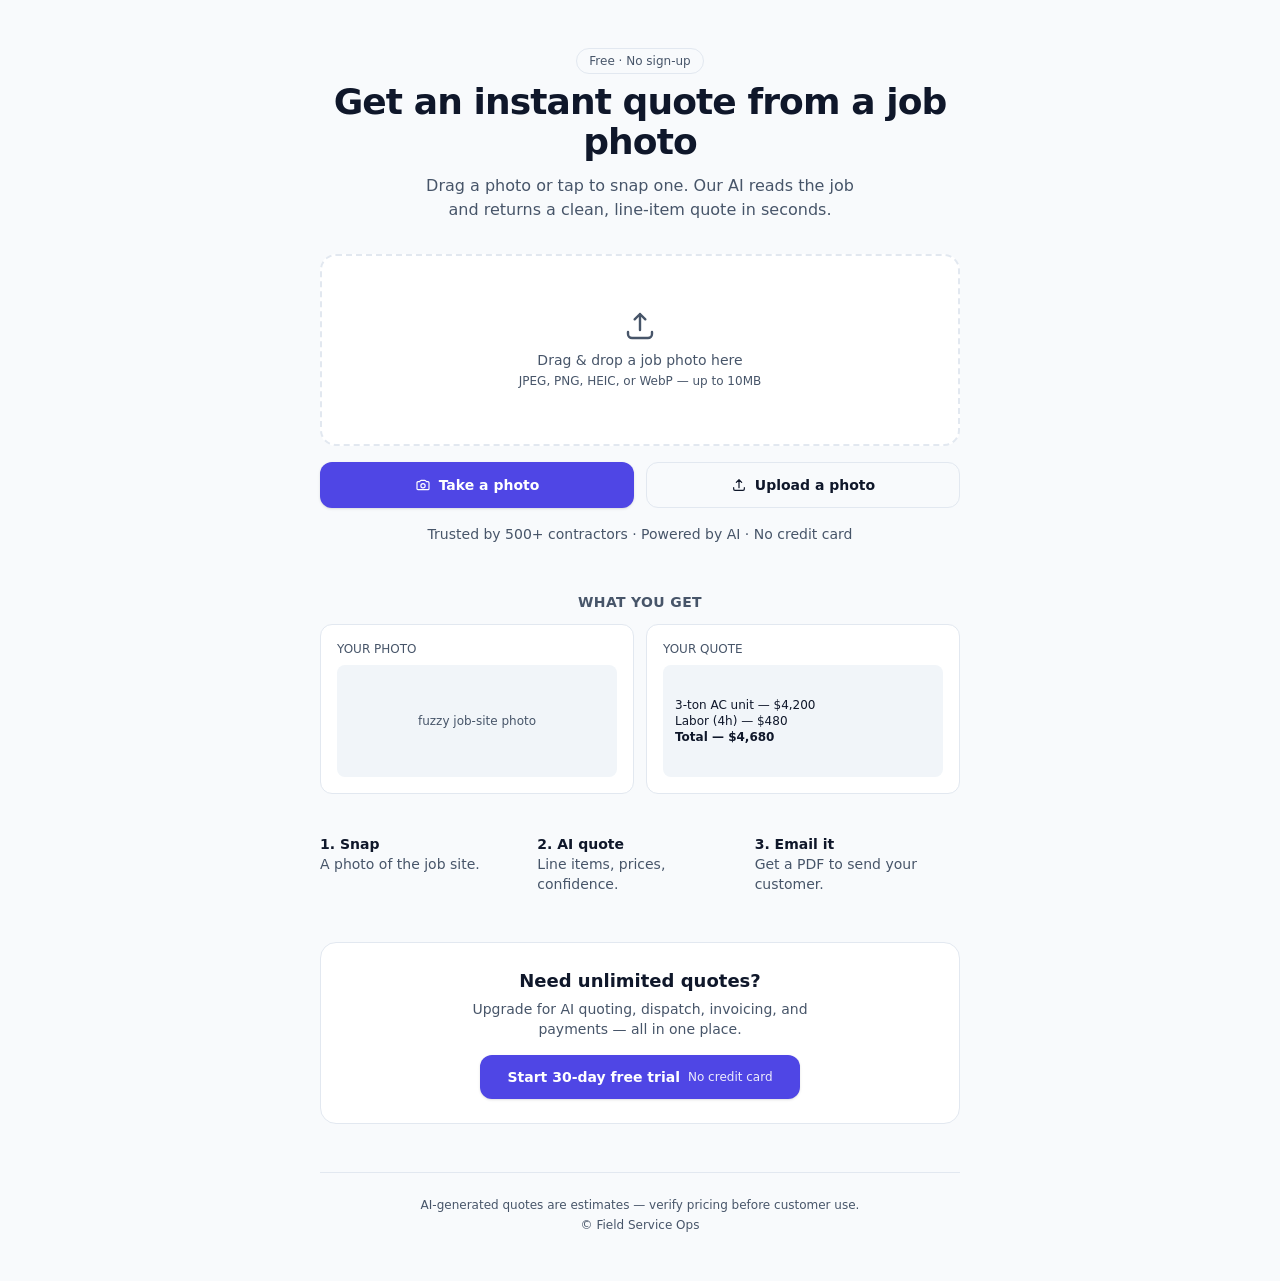
<file: index.html>
<!DOCTYPE html><html lang="en"><head><meta charSet="utf-8"/><meta name="viewport" content="width=device-width, initial-scale=1, viewport-fit=cover"/><link rel="stylesheet" href="/_next/static/chunks/2tscwcm1hicso.css" data-precedence="next"/><link rel="preload" as="script" fetchPriority="low" href="/_next/static/chunks/2l43-hivdyalj.js"/><script src="/_next/static/chunks/1kb5qljgt3jkj.js" async=""></script><script src="/_next/static/chunks/2b_4m4ptof8fb.js" async=""></script><script src="/_next/static/chunks/turbopack-14te6zluurn9a.js" async=""></script><script src="/_next/static/chunks/39njibeoxt3bz.js" async=""></script><script src="/_next/static/chunks/35pfwuwzi7x6q.js" async=""></script><meta name="theme-color" content="#f8fafc" media="(prefers-color-scheme: light)"/><meta name="theme-color" content="#0b1120" media="(prefers-color-scheme: dark)"/><title>Field Service Ops — Free AI Photo-to-Quote</title><meta name="description" content="Snap a job photo. Get an instant, line-item AI quote. No sign-up, no credit card."/><meta name="application-name" content="Field Service Ops — Free AI Photo-to-Quote"/><meta name="robots" content="index, follow"/><script src="/_next/static/chunks/0cz1d0mv5g_q7.js" noModule=""></script></head><body><div hidden=""><!--$--><!--/$--></div><main class="mx-auto w-full max-w-2xl px-4 py-8 sm:py-12"><header class="mb-8 text-center"><p class="mb-2 inline-block rounded-full border px-3 py-1 text-xs font-medium" style="border-color:var(--border);color:var(--text-muted)">Free · No sign-up</p><h1 class="text-3xl font-bold tracking-tight sm:text-4xl">Get an instant quote from a job photo</h1><p class="mx-auto mt-3 max-w-md text-base" style="color:var(--text-muted)">Drag a photo or tap to snap one. Our AI reads the job and returns a clean, line-item quote in seconds.</p></header><div class="w-full"><div role="button" tabindex="0" aria-label="Upload a job photo. Drag and drop, or use a button below." class="flex min-h-48 cursor-pointer flex-col items-center justify-center rounded-2xl border-2 border-dashed p-6 text-center transition-colors" style="border-color:var(--border);background:var(--surface)"><div class="text-sm" style="color:var(--text-muted)"><svg aria-hidden="true" viewBox="0 0 24 24" class="mx-auto mb-2 h-8 w-8" fill="none" stroke="currentColor" stroke-width="1.8"><path stroke-linecap="round" stroke-linejoin="round" d="M3 16.5V18a3 3 0 0 0 3 3h12a3 3 0 0 0 3-3v-1.5M12 3v12m0-12 4 4m-4-4-4 4"></path></svg>Drag &amp; drop a job photo here<br/><span class="text-xs">JPEG, PNG, HEIC, or WebP — up to 10MB</span></div></div><div class="mt-4 grid gap-3 sm:grid-cols-2"><button type="button" class="flex items-center justify-center gap-2 rounded-xl px-4 py-3 text-sm font-semibold text-white shadow-sm transition-opacity hover:opacity-90" style="background:var(--color-brand-600)"><svg aria-hidden="true" viewBox="0 0 24 24" class="h-4 w-4" fill="none" stroke="currentColor" stroke-width="1.8"><path stroke-linecap="round" stroke-linejoin="round" d="M3 8.5A1.5 1.5 0 0 1 4.5 7H7l1.2-1.6A1.5 1.5 0 0 1 9.4 5h5.2a1.5 1.5 0 0 1 1.2.6L17 7h2.5A1.5 1.5 0 0 1 21 8.5v9A1.5 1.5 0 0 1 19.5 19h-15A1.5 1.5 0 0 1 3 17.5v-9Z"></path><circle cx="12" cy="13" r="3.2"></circle></svg>Take a photo</button><button type="button" class="flex items-center justify-center gap-2 rounded-xl border px-4 py-3 text-sm font-semibold transition-colors hover:bg-black/5 dark:hover:bg-white/10" style="border-color:var(--border);color:var(--text)"><svg aria-hidden="true" viewBox="0 0 24 24" class="h-4 w-4" fill="none" stroke="currentColor" stroke-width="1.8"><path stroke-linecap="round" stroke-linejoin="round" d="M12 16V4m0 0 4 4m-4-4-4 4M4 16v2a2 2 0 0 0 2 2h12a2 2 0 0 0 2-2v-2"></path></svg>Upload a photo</button></div><input id="_R_2avb_" type="file" accept="image/jpeg,image/png,image/heic,image/heif,image/webp" capture="environment" class="sr-only"/><input id="_R_2avbH1_" type="file" accept="image/jpeg,image/png,image/heic,image/heif,image/webp" class="sr-only"/></div><p class="mt-4 text-center text-sm" style="color:var(--text-muted)">Trusted by 500+ contractors · Powered by AI · No credit card</p><section aria-labelledby="example-heading" class="mt-12"><h2 id="example-heading" class="mb-3 text-center text-sm font-semibold uppercase tracking-wide" style="color:var(--text-muted)">What you get</h2><div class="grid gap-3 sm:grid-cols-2"><figure class="rounded-xl border p-4" style="border-color:var(--border);background:var(--surface)"><figcaption class="mb-2 text-xs font-medium uppercase" style="color:var(--text-muted)">Your photo</figcaption><div class="flex h-28 items-center justify-center rounded-lg text-xs" style="background:var(--surface-2);color:var(--text-muted)">fuzzy job-site photo</div></figure><figure class="rounded-xl border p-4" style="border-color:var(--border);background:var(--surface)"><figcaption class="mb-2 text-xs font-medium uppercase" style="color:var(--text-muted)">Your quote</figcaption><div class="flex h-28 flex-col justify-center rounded-lg px-3 text-xs" style="background:var(--surface-2)"><span>3-ton AC unit — $4,200</span><span>Labor (4h) — $480</span><span class="font-semibold">Total — $4,680</span></div></figure></div></section><section aria-labelledby="how-heading" class="mt-10"><ol id="how-heading" class="grid gap-3 text-sm sm:grid-cols-3" style="color:var(--text-muted)"><li><strong style="color:var(--text)">1. Snap</strong><br/>A photo of the job site.</li><li><strong style="color:var(--text)">2. AI quote</strong><br/>Line items, prices, confidence.</li><li><strong style="color:var(--text)">3. Email it</strong><br/>Get a PDF to send your customer.</li></ol></section><section aria-labelledby="trial-heading" class="mt-12"><div class="rounded-2xl border p-6 text-center" style="border-color:var(--border);background:var(--surface)"><h2 id="trial-heading" class="text-lg font-semibold" style="color:var(--text)">Need unlimited quotes?</h2><p class="mx-auto mt-1 mb-4 max-w-sm text-sm" style="color:var(--text-muted)">Upgrade for AI quoting, dispatch, invoicing, and payments — all in one place.</p><div class="mx-auto max-w-xs"><a href="/signup?utm_source=wedge_tool" class="mt-3 flex w-full items-center justify-center gap-2 rounded-xl px-4 py-3 text-sm font-semibold text-white shadow-sm transition-opacity hover:opacity-90" style="background:var(--color-brand-600)">Start 30-day free trial<span class="text-xs font-normal opacity-90">No credit card</span></a></div></div></section><footer class="mt-12 border-t pt-6 text-center text-xs" style="border-color:var(--border);color:var(--text-muted)"><p>AI-generated quotes are estimates — verify pricing before customer use.</p><p class="mt-1">© Field Service Ops</p></footer></main><!--$--><!--/$--><script src="/_next/static/chunks/2l43-hivdyalj.js" id="_R_" async=""></script><script>(self.__next_f=self.__next_f||[]).push([0])</script><script>self.__next_f.push([1,"1:\"$Sreact.fragment\"\n2:I[45819,[\"/_next/static/chunks/39njibeoxt3bz.js\"],\"default\"]\n3:I[53026,[\"/_next/static/chunks/39njibeoxt3bz.js\"],\"default\"]\n4:I[14148,[\"/_next/static/chunks/39njibeoxt3bz.js\",\"/_next/static/chunks/35pfwuwzi7x6q.js\"],\"default\"]\nc:I[32067,[\"/_next/static/chunks/39njibeoxt3bz.js\"],\"default\",1]\n:HL[\"/_next/static/chunks/2tscwcm1hicso.css\",\"style\"]\n"])</script><script>self.__next_f.push([1,"0:{\"P\":null,\"c\":[\"\",\"\"],\"q\":\"\",\"i\":false,\"f\":[[[\"\",{\"children\":[\"__PAGE__\",{}]},\"$undefined\",\"$undefined\",16],[[\"$\",\"$1\",\"c\",{\"children\":[[[\"$\",\"link\",\"0\",{\"rel\":\"stylesheet\",\"href\":\"/_next/static/chunks/2tscwcm1hicso.css\",\"precedence\":\"next\",\"crossOrigin\":\"$undefined\",\"nonce\":\"$undefined\"}],[\"$\",\"script\",\"script-0\",{\"src\":\"/_next/static/chunks/39njibeoxt3bz.js\",\"async\":true,\"nonce\":\"$undefined\"}]],[\"$\",\"html\",null,{\"lang\":\"en\",\"children\":[\"$\",\"body\",null,{\"children\":[\"$\",\"$L2\",null,{\"parallelRouterKey\":\"children\",\"error\":\"$undefined\",\"errorStyles\":\"$undefined\",\"errorScripts\":\"$undefined\",\"template\":[\"$\",\"$L3\",null,{}],\"templateStyles\":\"$undefined\",\"templateScripts\":\"$undefined\",\"notFound\":[[[\"$\",\"title\",null,{\"children\":\"404: This page could not be found.\"}],[\"$\",\"div\",null,{\"style\":{\"fontFamily\":\"system-ui,\\\"Segoe UI\\\",Roboto,Helvetica,Arial,sans-serif,\\\"Apple Color Emoji\\\",\\\"Segoe UI Emoji\\\"\",\"height\":\"100vh\",\"textAlign\":\"center\",\"display\":\"flex\",\"flexDirection\":\"column\",\"alignItems\":\"center\",\"justifyContent\":\"center\"},\"children\":[\"$\",\"div\",null,{\"children\":[[\"$\",\"style\",null,{\"dangerouslySetInnerHTML\":{\"__html\":\"body{color:#000;background:#fff;margin:0}.next-error-h1{border-right:1px solid rgba(0,0,0,.3)}@media (prefers-color-scheme:dark){body{color:#fff;background:#000}.next-error-h1{border-right:1px solid rgba(255,255,255,.3)}}\"}}],[\"$\",\"h1\",null,{\"className\":\"next-error-h1\",\"style\":{\"display\":\"inline-block\",\"margin\":\"0 20px 0 0\",\"padding\":\"0 23px 0 0\",\"fontSize\":24,\"fontWeight\":500,\"verticalAlign\":\"top\",\"lineHeight\":\"49px\"},\"children\":404}],[\"$\",\"div\",null,{\"style\":{\"display\":\"inline-block\"},\"children\":[\"$\",\"h2\",null,{\"style\":{\"fontSize\":14,\"fontWeight\":400,\"lineHeight\":\"49px\",\"margin\":0},\"children\":\"This page could not be found.\"}]}]]}]}]],[]],\"forbidden\":\"$undefined\",\"unauthorized\":\"$undefined\"}]}]}]]}],{\"children\":[[\"$\",\"$1\",\"c\",{\"children\":[[\"$\",\"main\",null,{\"className\":\"mx-auto w-full max-w-2xl px-4 py-8 sm:py-12\",\"children\":[[\"$\",\"header\",null,{\"className\":\"mb-8 text-center\",\"children\":[[\"$\",\"p\",null,{\"className\":\"mb-2 inline-block rounded-full border px-3 py-1 text-xs font-medium\",\"style\":{\"borderColor\":\"var(--border)\",\"color\":\"var(--text-muted)\"},\"children\":\"Free · No sign-up\"}],[\"$\",\"h1\",null,{\"className\":\"text-3xl font-bold tracking-tight sm:text-4xl\",\"children\":\"Get an instant quote from a job photo\"}],[\"$\",\"p\",null,{\"className\":\"mx-auto mt-3 max-w-md text-base\",\"style\":{\"color\":\"var(--text-muted)\"},\"children\":\"Drag a photo or tap to snap one. Our AI reads the job and returns a clean, line-item quote in seconds.\"}]]}],[\"$\",\"$L4\",null,{}],[\"$\",\"p\",null,{\"className\":\"mt-4 text-center text-sm\",\"style\":{\"color\":\"var(--text-muted)\"},\"children\":\"Trusted by 500+ contractors · Powered by AI · No credit card\"}],[\"$\",\"section\",null,{\"aria-labelledby\":\"example-heading\",\"className\":\"mt-12\",\"children\":[[\"$\",\"h2\",null,{\"id\":\"example-heading\",\"className\":\"mb-3 text-center text-sm font-semibold uppercase tracking-wide\",\"style\":{\"color\":\"var(--text-muted)\"},\"children\":\"What you get\"}],[\"$\",\"div\",null,{\"className\":\"grid gap-3 sm:grid-cols-2\",\"children\":[[\"$\",\"figure\",null,{\"className\":\"rounded-xl border p-4\",\"style\":{\"borderColor\":\"var(--border)\",\"background\":\"var(--surface)\"},\"children\":[[\"$\",\"figcaption\",null,{\"className\":\"mb-2 text-xs font-medium uppercase\",\"style\":{\"color\":\"var(--text-muted)\"},\"children\":\"Your photo\"}],[\"$\",\"div\",null,{\"className\":\"flex h-28 items-center justify-center rounded-lg text-xs\",\"style\":{\"background\":\"var(--surface-2)\",\"color\":\"var(--text-muted)\"},\"children\":\"fuzzy job-site photo\"}]]}],[\"$\",\"figure\",null,{\"className\":\"rounded-xl border p-4\",\"style\":{\"borderColor\":\"var(--border)\",\"background\":\"var(--surface)\"},\"children\":[[\"$\",\"figcaption\",null,{\"className\":\"mb-2 text-xs font-medium uppercase\",\"style\":{\"color\":\"var(--text-muted)\"},\"children\":\"Your quote\"}],[\"$\",\"div\",null,{\"className\":\"flex h-28 flex-col justify-center rounded-lg px-3 text-xs\",\"style\":{\"background\":\"var(--surface-2)\"},\"children\":[[\"$\",\"span\",null,{\"children\":\"3-ton AC unit — $4,200\"}],[\"$\",\"span\",null,{\"children\":\"Labor (4h) — $480\"}],[\"$\",\"span\",null,{\"className\":\"font-semibold\",\"children\":\"Total — $4,680\"}]]}]]}]]}]]}],[\"$\",\"section\",null,{\"aria-labelledby\":\"how-heading\",\"className\":\"mt-10\",\"children\":[\"$\",\"ol\",null,{\"id\":\"how-heading\",\"className\":\"grid gap-3 text-sm sm:grid-cols-3\",\"style\":{\"color\":\"var(--text-muted)\"},\"children\":[[\"$\",\"li\",null,{\"children\":[[\"$\",\"strong\",null,{\"style\":{\"color\":\"var(--text)\"},\"children\":\"1. Snap\"}],[\"$\",\"br\",null,{}],\"A photo of the job site.\"]}],\"$L5\",\"$L6\"]}]}],\"$L7\",\"$L8\"]}],[\"$L9\"],\"$La\"]}],{},null,false,null]},null,false,null],\"$Lb\",false]],\"m\":\"$undefined\",\"G\":[\"$c\",[\"$Ld\"]],\"S\":true,\"h\":null,\"s\":\"$undefined\",\"l\":\"$undefined\",\"p\":\"$undefined\",\"d\":\"$undefined\",\"b\":\"IOAUu9h_OP5-EEScDUQJg\"}\n"])</script><script>self.__next_f.push([1,"e:I[91136,[\"/_next/static/chunks/39njibeoxt3bz.js\"],\"OutletBoundary\"]\nf:\"$Sreact.suspense\"\n11:I[91136,[\"/_next/static/chunks/39njibeoxt3bz.js\"],\"ViewportBoundary\"]\n13:I[91136,[\"/_next/static/chunks/39njibeoxt3bz.js\"],\"MetadataBoundary\"]\n5:[\"$\",\"li\",null,{\"children\":[[\"$\",\"strong\",null,{\"style\":{\"color\":\"var(--text)\"},\"children\":\"2. AI quote\"}],[\"$\",\"br\",null,{}],\"Line items, prices, confidence.\"]}]\n6:[\"$\",\"li\",null,{\"children\":[[\"$\",\"strong\",null,{\"style\":{\"color\":\"var(--text)\"},\"children\":\"3. Email it\"}],[\"$\",\"br\",null,{}],\"Get a PDF to send your customer.\"]}]\n7:[\"$\",\"section\",null,{\"aria-labelledby\":\"trial-heading\",\"className\":\"mt-12\",\"children\":[\"$\",\"div\",null,{\"className\":\"rounded-2xl border p-6 text-center\",\"style\":{\"borderColor\":\"var(--border)\",\"background\":\"var(--surface)\"},\"children\":[[\"$\",\"h2\",null,{\"id\":\"trial-heading\",\"className\":\"text-lg font-semibold\",\"style\":{\"color\":\"var(--text)\"},\"children\":\"Need unlimited quotes?\"}],[\"$\",\"p\",null,{\"className\":\"mx-auto mt-1 mb-4 max-w-sm text-sm\",\"style\":{\"color\":\"var(--text-muted)\"},\"children\":\"Upgrade for AI quoting, dispatch, invoicing, and payments — all in one place.\"}],[\"$\",\"div\",null,{\"className\":\"mx-auto max-w-xs\",\"children\":[\"$\",\"a\",null,{\"href\":\"/signup?utm_source=wedge_tool\",\"className\":\"mt-3 flex w-full items-center justify-center gap-2 rounded-xl px-4 py-3 text-sm font-semibold text-white shadow-sm transition-opacity hover:opacity-90\",\"style\":{\"background\":\"var(--color-brand-600)\"},\"children\":[\"Start 30-day free trial\",[\"$\",\"span\",null,{\"className\":\"text-xs font-normal opacity-90\",\"children\":\"No credit card\"}]]}]}]]}]}]\n8:[\"$\",\"footer\",null,{\"className\":\"mt-12 border-t pt-6 text-center text-xs\",\"style\":{\"borderColor\":\"var(--border)\",\"color\":\"var(--text-muted)\"},\"children\":[[\"$\",\"p\",null,{\"children\":\"AI-generated quotes are estimates — verify pricing before customer use.\"}],[\"$\",\"p\",null,{\"className\":\"mt-1\",\"children\":\"© Field Service Ops\"}]]}]\n9:[\"$\",\"script\",\"script-0\",{\"src\":\"/_next/static/chunks/35pfwuwzi7x6q.js\",\"async\":true,\"nonce\":\"$undefined\"}]\na:[\"$\",\"$Le\",null,{\"children\":[\"$\",\"$f\",null,{\"name\":\"Next.MetadataOutlet\",\"children\":\"$@10\"}]}]\nb:[\"$\",\"$1\",\"h\",{\"children\":[null,[\"$\",\"$L11\",null,{\"children\":\"$L12\"}],[\"$\",\"div\",null,{\"hidden\":true,\"children\":[\"$\",\"$L13\",null,{\"children\":[\"$\",\"$f\",null,{\"name\":\"Next.Metadata\",\"children\":\"$L14\"}]}]}],null]}]\nd:[\"$\",\"link\",\"0\",{\"rel\":\"stylesheet\",\"href\":\"/_next/static/chunks/2tscwcm1hicso.css\",\"precedence\":\"next\",\"crossOrigin\":\"$undefined\",\"nonce\":\"$undefined\"}]\n"])</script><script>self.__next_f.push([1,"12:[[\"$\",\"meta\",\"0\",{\"charSet\":\"utf-8\"}],[\"$\",\"meta\",\"1\",{\"name\":\"viewport\",\"content\":\"width=device-width, initial-scale=1, viewport-fit=cover\"}],[\"$\",\"meta\",\"2\",{\"name\":\"theme-color\",\"content\":\"#f8fafc\",\"media\":\"(prefers-color-scheme: light)\"}],[\"$\",\"meta\",\"3\",{\"name\":\"theme-color\",\"content\":\"#0b1120\",\"media\":\"(prefers-color-scheme: dark)\"}]]\n"])</script><script>self.__next_f.push([1,"10:null\n14:[[\"$\",\"title\",\"0\",{\"children\":\"Field Service Ops — Free AI Photo-to-Quote\"}],[\"$\",\"meta\",\"1\",{\"name\":\"description\",\"content\":\"Snap a job photo. Get an instant, line-item AI quote. No sign-up, no credit card.\"}],[\"$\",\"meta\",\"2\",{\"name\":\"application-name\",\"content\":\"Field Service Ops — Free AI Photo-to-Quote\"}],[\"$\",\"meta\",\"3\",{\"name\":\"robots\",\"content\":\"index, follow\"}]]\n"])</script></body></html>
</file>
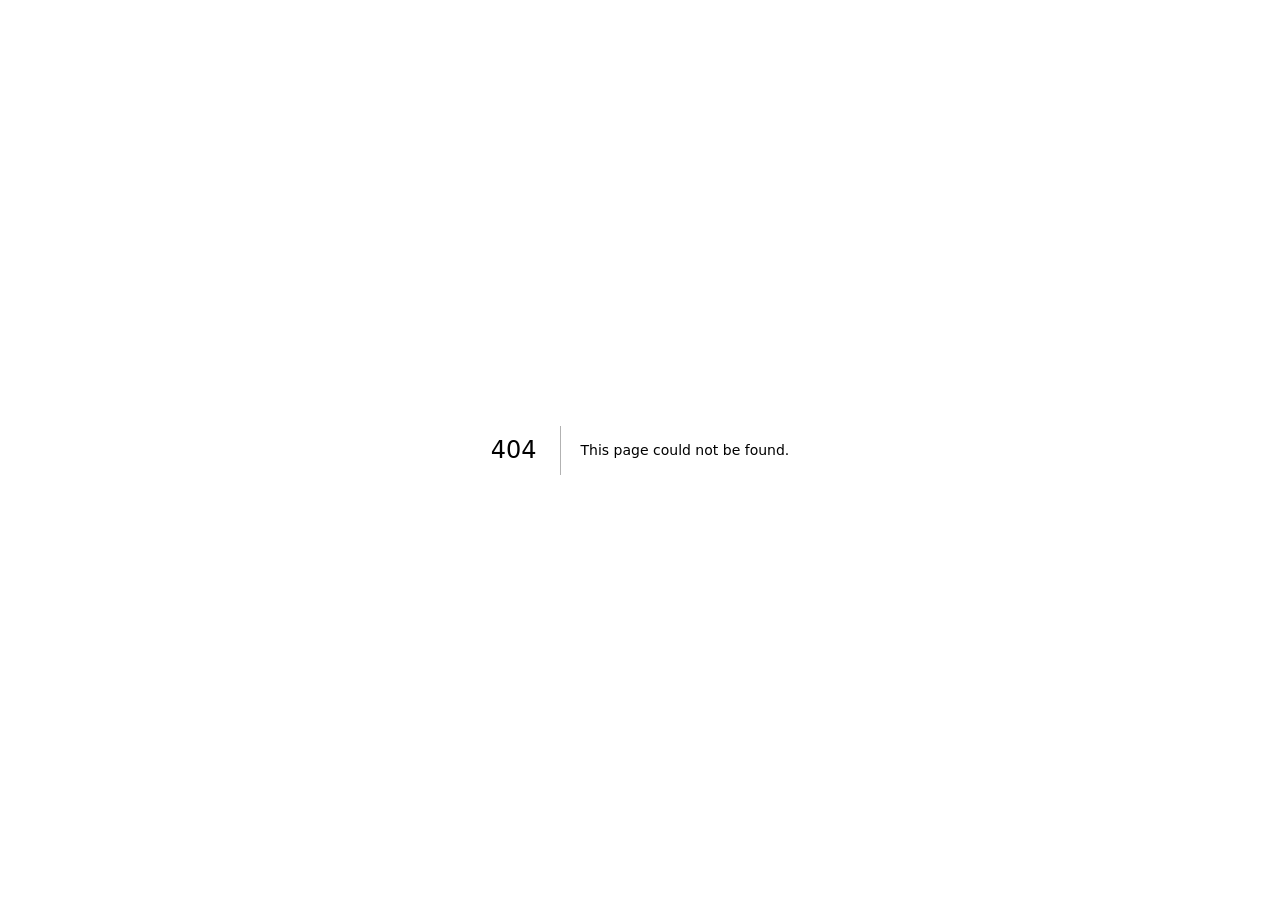
<file: 404/index.html>
<!DOCTYPE html><html lang="en"><head><meta charSet="utf-8"/><meta name="viewport" content="width=device-width, initial-scale=1, viewport-fit=cover"/><link rel="stylesheet" href="/_next/static/chunks/2tscwcm1hicso.css" data-precedence="next"/><link rel="preload" as="script" fetchPriority="low" href="/_next/static/chunks/2l43-hivdyalj.js"/><script src="/_next/static/chunks/1kb5qljgt3jkj.js" async=""></script><script src="/_next/static/chunks/2b_4m4ptof8fb.js" async=""></script><script src="/_next/static/chunks/turbopack-14te6zluurn9a.js" async=""></script><script src="/_next/static/chunks/39njibeoxt3bz.js" async=""></script><meta name="robots" content="noindex"/><title>404: This page could not be found.</title><meta name="theme-color" content="#f8fafc" media="(prefers-color-scheme: light)"/><meta name="theme-color" content="#0b1120" media="(prefers-color-scheme: dark)"/><title>Field Service Ops — Free AI Photo-to-Quote</title><meta name="description" content="Snap a job photo. Get an instant, line-item AI quote. No sign-up, no credit card."/><meta name="application-name" content="Field Service Ops — Free AI Photo-to-Quote"/><meta name="robots" content="index, follow"/><script src="/_next/static/chunks/0cz1d0mv5g_q7.js" noModule=""></script></head><body><div hidden=""><!--$--><!--/$--></div><div style="font-family:system-ui,&quot;Segoe UI&quot;,Roboto,Helvetica,Arial,sans-serif,&quot;Apple Color Emoji&quot;,&quot;Segoe UI Emoji&quot;;height:100vh;text-align:center;display:flex;flex-direction:column;align-items:center;justify-content:center"><div><style>body{color:#000;background:#fff;margin:0}.next-error-h1{border-right:1px solid rgba(0,0,0,.3)}@media (prefers-color-scheme:dark){body{color:#fff;background:#000}.next-error-h1{border-right:1px solid rgba(255,255,255,.3)}}</style><h1 class="next-error-h1" style="display:inline-block;margin:0 20px 0 0;padding:0 23px 0 0;font-size:24px;font-weight:500;vertical-align:top;line-height:49px">404</h1><div style="display:inline-block"><h2 style="font-size:14px;font-weight:400;line-height:49px;margin:0">This page could not be found.</h2></div></div></div><!--$--><!--/$--><script src="/_next/static/chunks/2l43-hivdyalj.js" id="_R_" async=""></script><script>(self.__next_f=self.__next_f||[]).push([0])</script><script>self.__next_f.push([1,"1:\"$Sreact.fragment\"\n2:I[45819,[\"/_next/static/chunks/39njibeoxt3bz.js\"],\"default\"]\n3:I[53026,[\"/_next/static/chunks/39njibeoxt3bz.js\"],\"default\"]\n4:I[91136,[\"/_next/static/chunks/39njibeoxt3bz.js\"],\"OutletBoundary\"]\n5:\"$Sreact.suspense\"\n8:I[91136,[\"/_next/static/chunks/39njibeoxt3bz.js\"],\"ViewportBoundary\"]\na:I[91136,[\"/_next/static/chunks/39njibeoxt3bz.js\"],\"MetadataBoundary\"]\nc:I[32067,[\"/_next/static/chunks/39njibeoxt3bz.js\"],\"default\",1]\n:HL[\"/_next/static/chunks/2tscwcm1hicso.css\",\"style\"]\n"])</script><script>self.__next_f.push([1,"0:{\"P\":null,\"c\":[\"\",\"_not-found\",\"\"],\"q\":\"\",\"i\":false,\"f\":[[[\"\",{\"children\":[\"/_not-found\",{\"children\":[\"__PAGE__\",{}]}]},\"$undefined\",\"$undefined\",16],[[\"$\",\"$1\",\"c\",{\"children\":[[[\"$\",\"link\",\"0\",{\"rel\":\"stylesheet\",\"href\":\"/_next/static/chunks/2tscwcm1hicso.css\",\"precedence\":\"next\",\"crossOrigin\":\"$undefined\",\"nonce\":\"$undefined\"}],[\"$\",\"script\",\"script-0\",{\"src\":\"/_next/static/chunks/39njibeoxt3bz.js\",\"async\":true,\"nonce\":\"$undefined\"}]],[\"$\",\"html\",null,{\"lang\":\"en\",\"children\":[\"$\",\"body\",null,{\"children\":[\"$\",\"$L2\",null,{\"parallelRouterKey\":\"children\",\"error\":\"$undefined\",\"errorStyles\":\"$undefined\",\"errorScripts\":\"$undefined\",\"template\":[\"$\",\"$L3\",null,{}],\"templateStyles\":\"$undefined\",\"templateScripts\":\"$undefined\",\"notFound\":[[[\"$\",\"title\",null,{\"children\":\"404: This page could not be found.\"}],[\"$\",\"div\",null,{\"style\":{\"fontFamily\":\"system-ui,\\\"Segoe UI\\\",Roboto,Helvetica,Arial,sans-serif,\\\"Apple Color Emoji\\\",\\\"Segoe UI Emoji\\\"\",\"height\":\"100vh\",\"textAlign\":\"center\",\"display\":\"flex\",\"flexDirection\":\"column\",\"alignItems\":\"center\",\"justifyContent\":\"center\"},\"children\":[\"$\",\"div\",null,{\"children\":[[\"$\",\"style\",null,{\"dangerouslySetInnerHTML\":{\"__html\":\"body{color:#000;background:#fff;margin:0}.next-error-h1{border-right:1px solid rgba(0,0,0,.3)}@media (prefers-color-scheme:dark){body{color:#fff;background:#000}.next-error-h1{border-right:1px solid rgba(255,255,255,.3)}}\"}}],[\"$\",\"h1\",null,{\"className\":\"next-error-h1\",\"style\":{\"display\":\"inline-block\",\"margin\":\"0 20px 0 0\",\"padding\":\"0 23px 0 0\",\"fontSize\":24,\"fontWeight\":500,\"verticalAlign\":\"top\",\"lineHeight\":\"49px\"},\"children\":404}],[\"$\",\"div\",null,{\"style\":{\"display\":\"inline-block\"},\"children\":[\"$\",\"h2\",null,{\"style\":{\"fontSize\":14,\"fontWeight\":400,\"lineHeight\":\"49px\",\"margin\":0},\"children\":\"This page could not be found.\"}]}]]}]}]],[]],\"forbidden\":\"$undefined\",\"unauthorized\":\"$undefined\"}]}]}]]}],{\"children\":[[\"$\",\"$1\",\"c\",{\"children\":[null,[\"$\",\"$L2\",null,{\"parallelRouterKey\":\"children\",\"error\":\"$undefined\",\"errorStyles\":\"$undefined\",\"errorScripts\":\"$undefined\",\"template\":[\"$\",\"$L3\",null,{}],\"templateStyles\":\"$undefined\",\"templateScripts\":\"$undefined\",\"notFound\":\"$undefined\",\"forbidden\":\"$undefined\",\"unauthorized\":\"$undefined\"}]]}],{\"children\":[[\"$\",\"$1\",\"c\",{\"children\":[[[\"$\",\"title\",null,{\"children\":\"404: This page could not be found.\"}],[\"$\",\"div\",null,{\"style\":\"$0:f:0:1:0:props:children:1:props:children:props:children:props:notFound:0:1:props:style\",\"children\":[\"$\",\"div\",null,{\"children\":[[\"$\",\"style\",null,{\"dangerouslySetInnerHTML\":{\"__html\":\"body{color:#000;background:#fff;margin:0}.next-error-h1{border-right:1px solid rgba(0,0,0,.3)}@media (prefers-color-scheme:dark){body{color:#fff;background:#000}.next-error-h1{border-right:1px solid rgba(255,255,255,.3)}}\"}}],[\"$\",\"h1\",null,{\"className\":\"next-error-h1\",\"style\":\"$0:f:0:1:0:props:children:1:props:children:props:children:props:notFound:0:1:props:children:props:children:1:props:style\",\"children\":404}],[\"$\",\"div\",null,{\"style\":\"$0:f:0:1:0:props:children:1:props:children:props:children:props:notFound:0:1:props:children:props:children:2:props:style\",\"children\":[\"$\",\"h2\",null,{\"style\":\"$0:f:0:1:0:props:children:1:props:children:props:children:props:notFound:0:1:props:children:props:children:2:props:children:props:style\",\"children\":\"This page could not be found.\"}]}]]}]}]],null,[\"$\",\"$L4\",null,{\"children\":[\"$\",\"$5\",null,{\"name\":\"Next.MetadataOutlet\",\"children\":\"$@6\"}]}]]}],{},null,false,null]},null,false,\"$@7\"]},null,false,null],[\"$\",\"$1\",\"h\",{\"children\":[[\"$\",\"meta\",null,{\"name\":\"robots\",\"content\":\"noindex\"}],[\"$\",\"$L8\",null,{\"children\":\"$L9\"}],[\"$\",\"div\",null,{\"hidden\":true,\"children\":[\"$\",\"$La\",null,{\"children\":[\"$\",\"$5\",null,{\"name\":\"Next.Metadata\",\"children\":\"$Lb\"}]}]}],null]}],false]],\"m\":\"$undefined\",\"G\":[\"$c\",[[\"$\",\"link\",\"0\",{\"rel\":\"stylesheet\",\"href\":\"/_next/static/chunks/2tscwcm1hicso.css\",\"precedence\":\"next\",\"crossOrigin\":\"$undefined\",\"nonce\":\"$undefined\"}]]],\"S\":true,\"h\":null,\"s\":\"$undefined\",\"l\":\"$undefined\",\"p\":\"$undefined\",\"d\":\"$undefined\",\"b\":\"IOAUu9h_OP5-EEScDUQJg\"}\n"])</script><script>self.__next_f.push([1,"d:[]\n7:\"$Wd\"\n"])</script><script>self.__next_f.push([1,"9:[[\"$\",\"meta\",\"0\",{\"charSet\":\"utf-8\"}],[\"$\",\"meta\",\"1\",{\"name\":\"viewport\",\"content\":\"width=device-width, initial-scale=1, viewport-fit=cover\"}],[\"$\",\"meta\",\"2\",{\"name\":\"theme-color\",\"content\":\"#f8fafc\",\"media\":\"(prefers-color-scheme: light)\"}],[\"$\",\"meta\",\"3\",{\"name\":\"theme-color\",\"content\":\"#0b1120\",\"media\":\"(prefers-color-scheme: dark)\"}]]\n"])</script><script>self.__next_f.push([1,"6:null\nb:[[\"$\",\"title\",\"0\",{\"children\":\"Field Service Ops — Free AI Photo-to-Quote\"}],[\"$\",\"meta\",\"1\",{\"name\":\"description\",\"content\":\"Snap a job photo. Get an instant, line-item AI quote. No sign-up, no credit card.\"}],[\"$\",\"meta\",\"2\",{\"name\":\"application-name\",\"content\":\"Field Service Ops — Free AI Photo-to-Quote\"}],[\"$\",\"meta\",\"3\",{\"name\":\"robots\",\"content\":\"index, follow\"}]]\n"])</script></body></html>
</file>
<file: _next/static/chunks/2tscwcm1hicso.css>
@layer properties{@supports (((-webkit-hyphens:none)) and (not (margin-trim:inline))) or ((-moz-orient:inline) and (not (color:rgb(from red r g b)))){*,:before,:after,::backdrop{--tw-border-style:solid;--tw-font-weight:initial;--tw-tracking:initial;--tw-shadow:0 0 #0000;--tw-shadow-color:initial;--tw-shadow-alpha:100%;--tw-inset-shadow:0 0 #0000;--tw-inset-shadow-color:initial;--tw-inset-shadow-alpha:100%;--tw-ring-color:initial;--tw-ring-shadow:0 0 #0000;--tw-inset-ring-color:initial;--tw-inset-ring-shadow:0 0 #0000;--tw-ring-inset:initial;--tw-ring-offset-width:0px;--tw-ring-offset-color:#fff;--tw-ring-offset-shadow:0 0 #0000}}}@layer theme{:root,:host{--font-sans:ui-sans-serif, system-ui, sans-serif, "Apple Color Emoji", "Segoe UI Emoji", "Segoe UI Symbol", "Noto Color Emoji";--font-mono:ui-monospace, SFMono-Regular, Menlo, Monaco, Consolas, "Liberation Mono", "Courier New", monospace;--color-black:#000;--color-white:#fff;--spacing:.25rem;--container-xs:20rem;--container-sm:24rem;--container-md:28rem;--container-2xl:42rem;--text-xs:.75rem;--text-xs--line-height:calc(1 / .75);--text-sm:.875rem;--text-sm--line-height:calc(1.25 / .875);--text-base:1rem;--text-base--line-height:calc(1.5 / 1);--text-lg:1.125rem;--text-lg--line-height:calc(1.75 / 1.125);--text-3xl:1.875rem;--text-3xl--line-height:calc(2.25 / 1.875);--text-4xl:2.25rem;--text-4xl--line-height:calc(2.5 / 2.25);--font-weight-normal:400;--font-weight-medium:500;--font-weight-semibold:600;--font-weight-bold:700;--tracking-tight:-.025em;--tracking-wide:.025em;--radius-lg:.5rem;--radius-xl:.75rem;--radius-2xl:1rem;--default-transition-duration:.15s;--default-transition-timing-function:cubic-bezier(.4, 0, .2, 1);--default-font-family:var(--font-sans);--default-mono-font-family:var(--font-mono);--color-brand-500:#6366f1;--color-brand-600:#4f46e5}}@layer base{*,:after,:before,::backdrop{box-sizing:border-box;border:0 solid;margin:0;padding:0}::file-selector-button{box-sizing:border-box;border:0 solid;margin:0;padding:0}html,:host{-webkit-text-size-adjust:100%;tab-size:4;line-height:1.5;font-family:var(--default-font-family,ui-sans-serif, system-ui, sans-serif, "Apple Color Emoji", "Segoe UI Emoji", "Segoe UI Symbol", "Noto Color Emoji");font-feature-settings:var(--default-font-feature-settings,normal);font-variation-settings:var(--default-font-variation-settings,normal);-webkit-tap-highlight-color:transparent}hr{height:0;color:inherit;border-top-width:1px}abbr:where([title]){-webkit-text-decoration:underline dotted;text-decoration:underline dotted}h1,h2,h3,h4,h5,h6{font-size:inherit;font-weight:inherit}a{color:inherit;-webkit-text-decoration:inherit;-webkit-text-decoration:inherit;-webkit-text-decoration:inherit;-webkit-text-decoration:inherit;text-decoration:inherit}b,strong{font-weight:bolder}code,kbd,samp,pre{font-family:var(--default-mono-font-family,ui-monospace, SFMono-Regular, Menlo, Monaco, Consolas, "Liberation Mono", "Courier New", monospace);font-feature-settings:var(--default-mono-font-feature-settings,normal);font-variation-settings:var(--default-mono-font-variation-settings,normal);font-size:1em}small{font-size:80%}sub,sup{vertical-align:baseline;font-size:75%;line-height:0;position:relative}sub{bottom:-.25em}sup{top:-.5em}table{text-indent:0;border-color:inherit;border-collapse:collapse}:-moz-focusring{outline:auto}progress{vertical-align:baseline}summary{display:list-item}ol,ul,menu{list-style:none}img,svg,video,canvas,audio,iframe,embed,object{vertical-align:middle;display:block}img,video{max-width:100%;height:auto}button,input,select,optgroup,textarea{font:inherit;font-feature-settings:inherit;font-variation-settings:inherit;letter-spacing:inherit;color:inherit;opacity:1;background-color:#0000;border-radius:0}::file-selector-button{font:inherit;font-feature-settings:inherit;font-variation-settings:inherit;letter-spacing:inherit;color:inherit;opacity:1;background-color:#0000;border-radius:0}:where(select:is([multiple],[size])) optgroup{font-weight:bolder}:where(select:is([multiple],[size])) optgroup option{padding-inline-start:20px}::file-selector-button{margin-inline-end:4px}::placeholder{opacity:1}@supports (not ((-webkit-appearance:-apple-pay-button))) or (contain-intrinsic-size:1px){::placeholder{color:currentColor}@supports (color:color-mix(in lab, red, red)){::placeholder{color:color-mix(in oklab, currentcolor 50%, transparent)}}}textarea{resize:vertical}::-webkit-search-decoration{-webkit-appearance:none}::-webkit-date-and-time-value{min-height:1lh;text-align:inherit}::-webkit-datetime-edit{display:inline-flex}::-webkit-datetime-edit-fields-wrapper{padding:0}::-webkit-datetime-edit{padding-block:0}::-webkit-datetime-edit-year-field{padding-block:0}::-webkit-datetime-edit-month-field{padding-block:0}::-webkit-datetime-edit-day-field{padding-block:0}::-webkit-datetime-edit-hour-field{padding-block:0}::-webkit-datetime-edit-minute-field{padding-block:0}::-webkit-datetime-edit-second-field{padding-block:0}::-webkit-datetime-edit-millisecond-field{padding-block:0}::-webkit-datetime-edit-meridiem-field{padding-block:0}::-webkit-calendar-picker-indicator{line-height:1}:-moz-ui-invalid{box-shadow:none}button,input:where([type=button],[type=reset],[type=submit]){appearance:button}::file-selector-button{appearance:button}::-webkit-inner-spin-button{height:auto}::-webkit-outer-spin-button{height:auto}[hidden]:where(:not([hidden=until-found])){display:none!important}}@layer components;@layer utilities{.sr-only{clip-path:inset(50%);white-space:nowrap;border-width:0;width:1px;height:1px;margin:-1px;padding:0;position:absolute;overflow:hidden}.relative{position:relative}.static{position:static}.mx-auto{margin-inline:auto}.mt-1{margin-top:calc(var(--spacing) * 1)}.mt-2{margin-top:calc(var(--spacing) * 2)}.mt-3{margin-top:calc(var(--spacing) * 3)}.mt-4{margin-top:calc(var(--spacing) * 4)}.mt-10{margin-top:calc(var(--spacing) * 10)}.mt-12{margin-top:calc(var(--spacing) * 12)}.mb-2{margin-bottom:calc(var(--spacing) * 2)}.mb-3{margin-bottom:calc(var(--spacing) * 3)}.mb-4{margin-bottom:calc(var(--spacing) * 4)}.mb-8{margin-bottom:calc(var(--spacing) * 8)}.ml-1{margin-left:calc(var(--spacing) * 1)}.flex{display:flex}.grid{display:grid}.hidden{display:none}.inline{display:inline}.inline-block{display:inline-block}.inline-flex{display:inline-flex}.h-4{height:calc(var(--spacing) * 4)}.h-8{height:calc(var(--spacing) * 8)}.h-28{height:calc(var(--spacing) * 28)}.max-h-64{max-height:calc(var(--spacing) * 64)}.min-h-48{min-height:calc(var(--spacing) * 48)}.w-4{width:calc(var(--spacing) * 4)}.w-8{width:calc(var(--spacing) * 8)}.w-auto{width:auto}.w-full{width:100%}.max-w-2xl{max-width:var(--container-2xl)}.max-w-md{max-width:var(--container-md)}.max-w-sm{max-width:var(--container-sm)}.max-w-xs{max-width:var(--container-xs)}.scale-\[1\.01\]{scale:1.01}.cursor-pointer{cursor:pointer}.flex-col{flex-direction:column}.items-center{align-items:center}.justify-between{justify-content:space-between}.justify-center{justify-content:center}.gap-2{gap:calc(var(--spacing) * 2)}.gap-3{gap:calc(var(--spacing) * 3)}.truncate{text-overflow:ellipsis;white-space:nowrap;overflow:hidden}.rounded-2xl{border-radius:var(--radius-2xl)}.rounded-full{border-radius:3.40282e38px}.rounded-lg{border-radius:var(--radius-lg)}.rounded-xl{border-radius:var(--radius-xl)}.border{border-style:var(--tw-border-style);border-width:1px}.border-2{border-style:var(--tw-border-style);border-width:2px}.border-t{border-top-style:var(--tw-border-style);border-top-width:1px}.border-dashed{--tw-border-style:dashed;border-style:dashed}.p-4{padding:calc(var(--spacing) * 4)}.p-6{padding:calc(var(--spacing) * 6)}.px-3{padding-inline:calc(var(--spacing) * 3)}.px-4{padding-inline:calc(var(--spacing) * 4)}.py-1{padding-block:calc(var(--spacing) * 1)}.py-2{padding-block:calc(var(--spacing) * 2)}.py-3{padding-block:calc(var(--spacing) * 3)}.py-8{padding-block:calc(var(--spacing) * 8)}.pt-6{padding-top:calc(var(--spacing) * 6)}.text-center{text-align:center}.text-3xl{font-size:var(--text-3xl);line-height:var(--tw-leading,var(--text-3xl--line-height))}.text-base{font-size:var(--text-base);line-height:var(--tw-leading,var(--text-base--line-height))}.text-lg{font-size:var(--text-lg);line-height:var(--tw-leading,var(--text-lg--line-height))}.text-sm{font-size:var(--text-sm);line-height:var(--tw-leading,var(--text-sm--line-height))}.text-xs{font-size:var(--text-xs);line-height:var(--tw-leading,var(--text-xs--line-height))}.font-bold{--tw-font-weight:var(--font-weight-bold);font-weight:var(--font-weight-bold)}.font-medium{--tw-font-weight:var(--font-weight-medium);font-weight:var(--font-weight-medium)}.font-normal{--tw-font-weight:var(--font-weight-normal);font-weight:var(--font-weight-normal)}.font-semibold{--tw-font-weight:var(--font-weight-semibold);font-weight:var(--font-weight-semibold)}.tracking-tight{--tw-tracking:var(--tracking-tight);letter-spacing:var(--tracking-tight)}.tracking-wide{--tw-tracking:var(--tracking-wide);letter-spacing:var(--tracking-wide)}.text-white{color:var(--color-white)}.uppercase{text-transform:uppercase}.underline{text-decoration-line:underline}.opacity-90{opacity:.9}.shadow-sm{--tw-shadow:0 1px 3px 0 var(--tw-shadow-color,#0000001a), 0 1px 2px -1px var(--tw-shadow-color,#0000001a);box-shadow:var(--tw-inset-shadow), var(--tw-inset-ring-shadow), var(--tw-ring-offset-shadow), var(--tw-ring-shadow), var(--tw-shadow)}.transition-colors{transition-property:color,background-color,border-color,outline-color,text-decoration-color,fill,stroke,--tw-gradient-from,--tw-gradient-via,--tw-gradient-to;transition-timing-function:var(--tw-ease,var(--default-transition-timing-function));transition-duration:var(--tw-duration,var(--default-transition-duration))}.transition-opacity{transition-property:opacity;transition-timing-function:var(--tw-ease,var(--default-transition-timing-function));transition-duration:var(--tw-duration,var(--default-transition-duration))}@media (hover:hover){.hover\:bg-black\/5:hover{background-color:#0000000d}@supports (color:color-mix(in lab, red, red)){.hover\:bg-black\/5:hover{background-color:color-mix(in oklab, var(--color-black) 5%, transparent)}}.hover\:opacity-90:hover{opacity:.9}}.disabled\:opacity-70:disabled{opacity:.7}@media (min-width:40rem){.sm\:grid-cols-2{grid-template-columns:repeat(2,minmax(0,1fr))}.sm\:grid-cols-3{grid-template-columns:repeat(3,minmax(0,1fr))}.sm\:py-12{padding-block:calc(var(--spacing) * 12)}.sm\:text-4xl{font-size:var(--text-4xl);line-height:var(--tw-leading,var(--text-4xl--line-height))}}@media (prefers-color-scheme:dark){@media (hover:hover){.dark\:hover\:bg-white\/10:hover{background-color:#ffffff1a}@supports (color:color-mix(in lab, red, red)){.dark\:hover\:bg-white\/10:hover{background-color:color-mix(in oklab, var(--color-white) 10%, transparent)}}}}}:root{--bg:#f8fafc;--surface:#fff;--surface-2:#f1f5f9;--text:#0f172a;--text-muted:#475569;--border:#e2e8f0}@media (prefers-color-scheme:dark){:root{--bg:#0b1120;--surface:#111827;--surface-2:#1f2937;--text:#f1f5f9;--text-muted:#94a3b8;--border:#1f2937}}html{-webkit-text-size-adjust:100%}body{background:var(--bg);color:var(--text);padding:env(safe-area-inset-top) env(safe-area-inset-right) env(safe-area-inset-bottom) env(safe-area-inset-left);font-family:system-ui,-apple-system,Segoe UI,Roboto,Helvetica,Arial,sans-serif}@property --tw-border-style{syntax:"*";inherits:false;initial-value:solid}@property --tw-font-weight{syntax:"*";inherits:false}@property --tw-tracking{syntax:"*";inherits:false}@property --tw-shadow{syntax:"*";inherits:false;initial-value:0 0 #0000}@property --tw-shadow-color{syntax:"*";inherits:false}@property --tw-shadow-alpha{syntax:"<percentage>";inherits:false;initial-value:100%}@property --tw-inset-shadow{syntax:"*";inherits:false;initial-value:0 0 #0000}@property --tw-inset-shadow-color{syntax:"*";inherits:false}@property --tw-inset-shadow-alpha{syntax:"<percentage>";inherits:false;initial-value:100%}@property --tw-ring-color{syntax:"*";inherits:false}@property --tw-ring-shadow{syntax:"*";inherits:false;initial-value:0 0 #0000}@property --tw-inset-ring-color{syntax:"*";inherits:false}@property --tw-inset-ring-shadow{syntax:"*";inherits:false;initial-value:0 0 #0000}@property --tw-ring-inset{syntax:"*";inherits:false}@property --tw-ring-offset-width{syntax:"<length>";inherits:false;initial-value:0}@property --tw-ring-offset-color{syntax:"*";inherits:false;initial-value:#fff}@property --tw-ring-offset-shadow{syntax:"*";inherits:false;initial-value:0 0 #0000}
</file>
